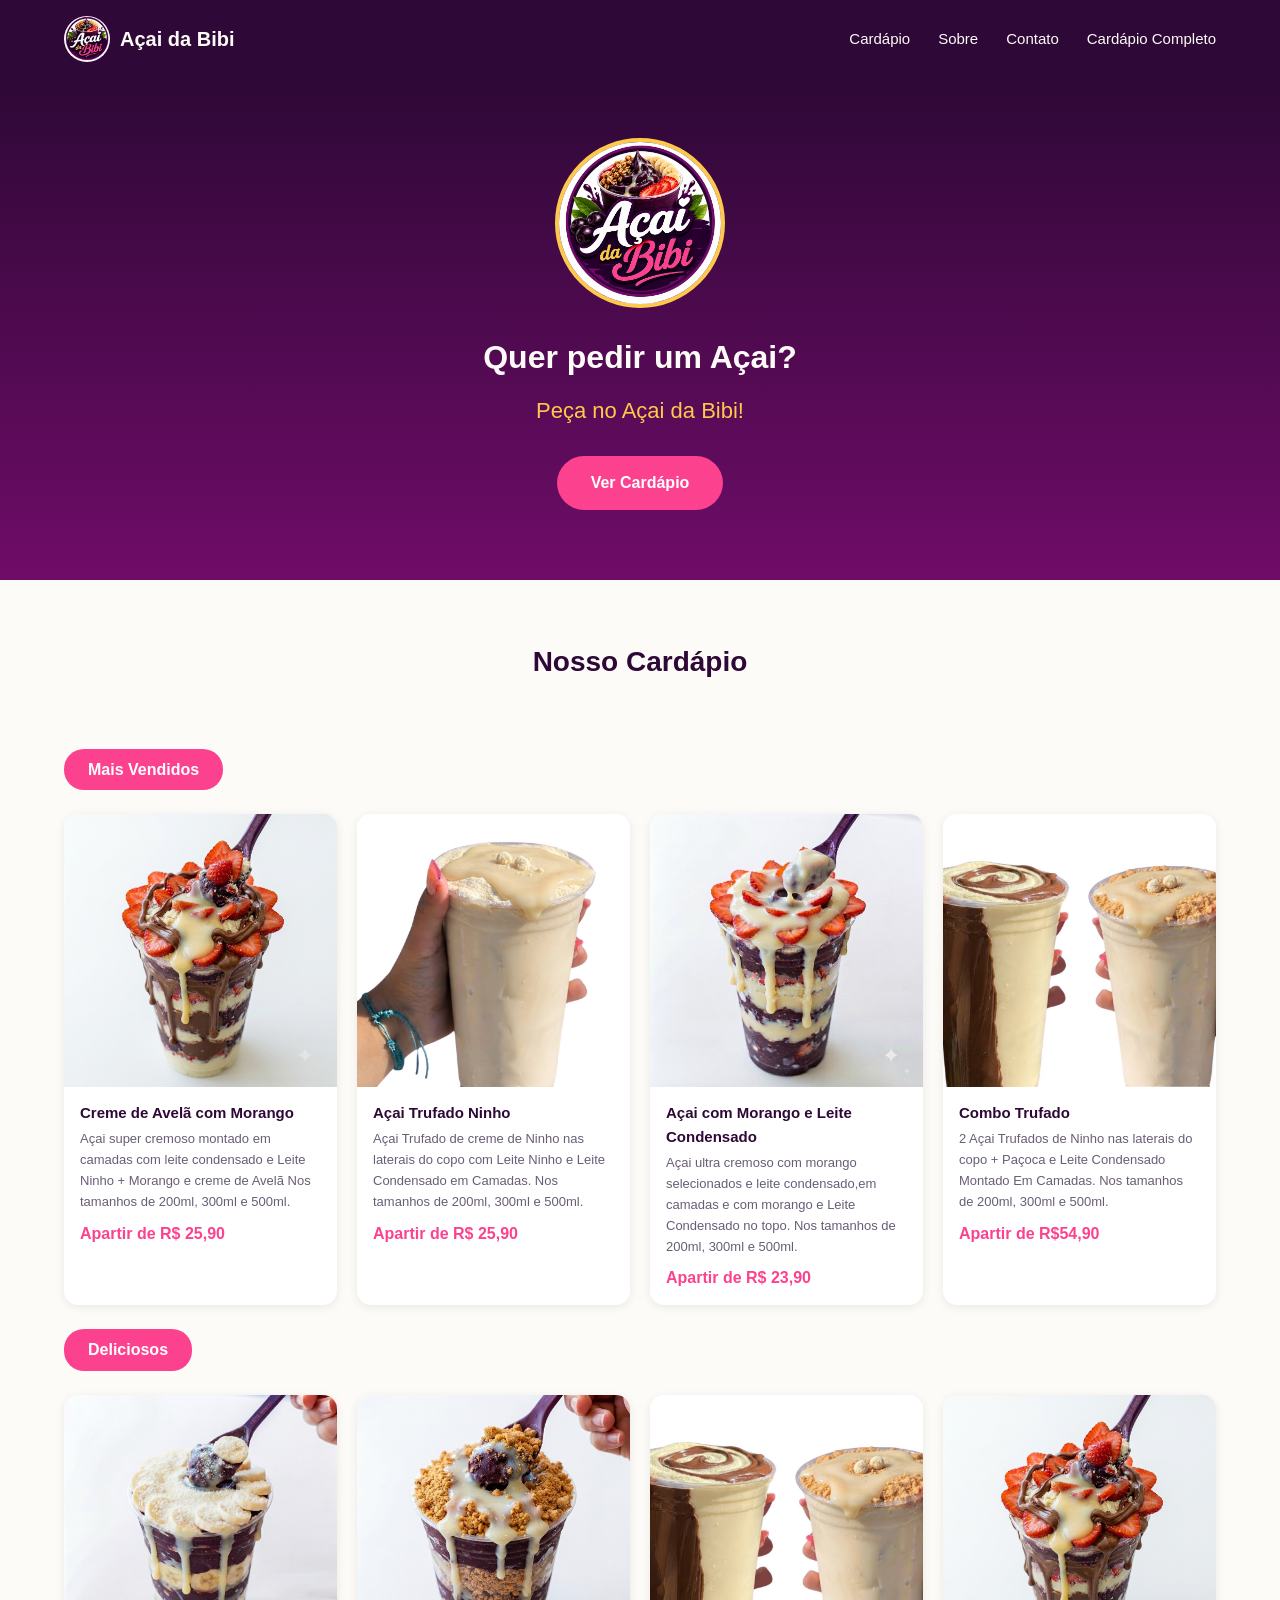
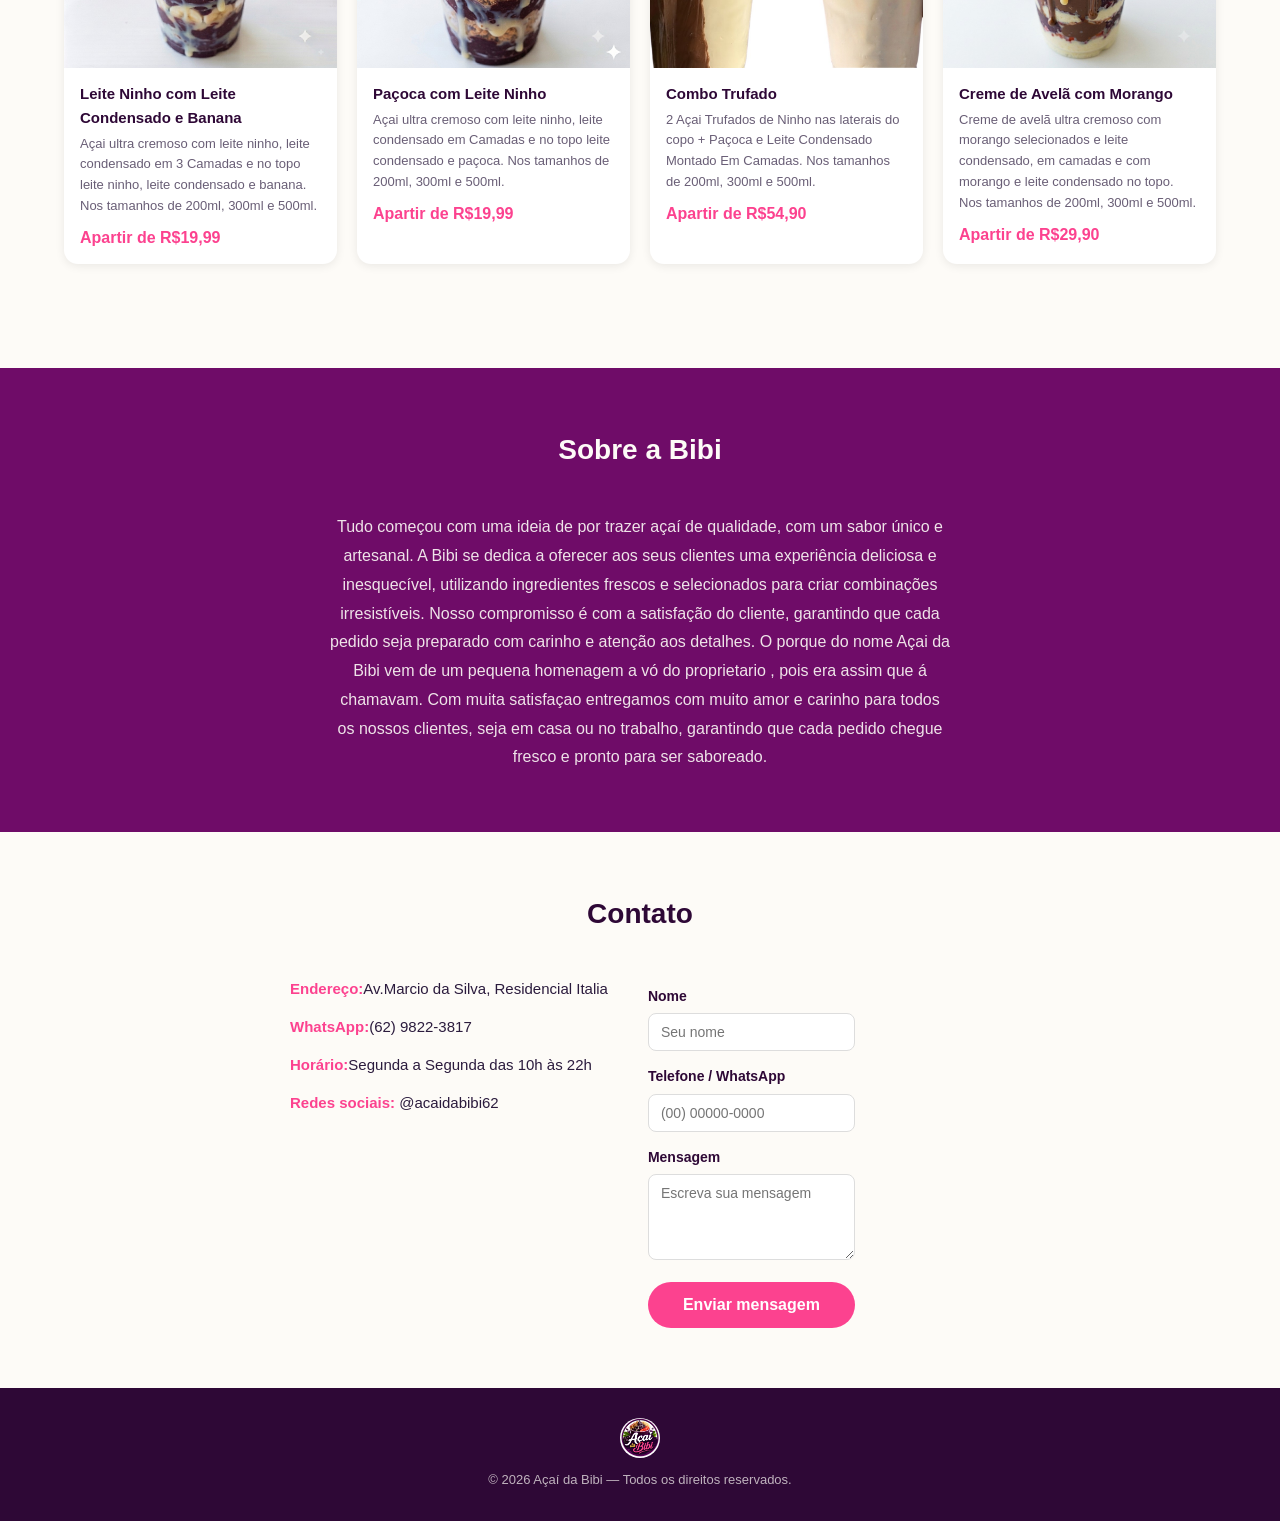
<file: index.html>
<!DOCTYPE html>
<html lang="pt-BR">
<head>
    <meta charset="UTF-8">
    <meta name="viewport" content="width=device-width, initial-scale=1.0">
    <link rel="icon" type="image/x-icon" href="img/logo.png">
    <title>Açai da Bibi - Açai Artesanal</title>
    <meta name="description" content="Açaí da Bibi: açaí artesanal, combos e entrega rápida.">
    <link rel="stylesheet" href="css/style.css">
</head>
<body>
    
    <header class="cabecalho">
        <div class="container">
            <a href="#hero" class="logo">
                <img src="img/logo.png" alt="Logo Açaí da Bibi">
                <span>Açai da Bibi</span>
            </a>

            <nav class="menu-principal">
            <ul>
                <li> <a href="#cardapio"> Cardápio </a> </li>
                <li> <a href="#sobre"> Sobre </a> </li>
                <li> <a href="#contato"> Contato </a> </li>
                <li><a href="pages/cardapio.html">Cardápio Completo</a></li>
            </ul>
            </nav>
            
        </div>

    </header>

    <main>
        <section id="hero" class="hero">
            <img src="img/logo.png" alt="Logo Açaí da Bibi" class="hero-logo">
            <h1>Quer pedir um Açai?</h1>
            <h2>Peça no Açai da Bibi!</h2>
            <a href="#cardapio" class="botao-cta">Ver Cardápio</a>
        </section>
    </main>

    <section id="cardapio" >
        <h2 class="titulo-secao">Nosso Cardápio</h2>

        <div class="faixa-cardapio">
            <h3 class="faixa-titulo">Mais Vendidos</h3>

            <div class="grid-produtos">
                
                <article class="card-produto">
                    <img src="img/CremeDeAvela-Morango.jpg" alt="Creme de Avelã com Morango">
                    <div class="card-info">
                        <h4>Creme de Avelã com Morango</h4>
                        <p>Açai super cremoso montado em camadas com leite condensado e Leite Ninho + Morango e creme de Avelã
                            Nos tamanhos de 200ml, 300ml e 500ml.
                        </p>
                        <span class="preco">Apartir de R$ 25,90</span>
                    </div>
                </article>

                 <article class="card-produto">
                    <img src="img/CremeDeNinho-LeiteNinho.jpg" alt="Creme de Ninho com Leite Ninho">
                    <div class="card-info">
                        <h4>Açai Trufado Ninho</h4>
                        <p>Açai Trufado de creme de Ninho nas laterais do copo com Leite Ninho e Leite Condensado em Camadas.
                            Nos tamanhos de 200ml, 300ml e 500ml.
                        </p>
                        <span class="preco">Apartir de R$ 25,90</span>
                    </div>
                </article>

                 <article class="card-produto">
                    <img src="img/Morango-LeiteNinho.jpg" alt="Morango com Leite Ninho">
                    <div class="card-info">
                        <h4>Açai com Morango e Leite Condensado</h4>
                        <p>Açai ultra cremoso com morango selecionados e leite condensado,em camadas e com morango e Leite Condensado no topo.
                            Nos tamanhos de 200ml, 300ml e 500ml.
                        </p>
                        <span class="preco">Apartir de R$ 23,90</span>
                    </div>
                </article>

                <article class="card-produto">
                    <img src="img/Combo-Trufado.jpg" alt="Combo Trufado">
                    <div class="card-info">
                        <h4>Combo Trufado</h4>
                        <p>2 Açai Trufados de Ninho nas laterais do copo + Paçoca e Leite Condensado Montado Em Camadas.
                            Nos tamanhos de 200ml, 300ml e 500ml.
                        </p>
                        <span class="preco">Apartir de R$54,90</span>
                    </div>
                </article>

            </div>

            <div class="faixa-cardapio">
                <h3 class="faixa-titulo">Deliciosos</h3>

                <div class="grid-produtos">

                    <article class="card-produto">
                        <img src="img/Leite-Nino-Leite-Condensado-Banana.jpg" alt="Leite Ninho com Leite Condensado e Banana">
                        <div class="card-info">
                            <h4>Leite Ninho com Leite Condensado e Banana</h4>
                            <p>Açai ultra cremoso com leite ninho, leite condensado em 3 Camadas e no topo leite ninho, leite condensado e banana.
                                 Nos tamanhos de 200ml, 300ml e 500ml.
                            </p>
                            <span class="preco">Apartir de R$19,99</span>
                        </div>
                    </article>

                    <article class="card-produto">
                        <img src="img/Paçoca-LeiteNinho.jpg" alt="Paçoca com Leite Ninho">
                        <div class="card-info">
                            <h4>Paçoca com Leite Ninho</h4>
                            <p>Açai ultra cremoso com leite ninho, leite condensado em Camadas e no topo leite condensado e paçoca.
                                 Nos tamanhos de 200ml, 300ml e 500ml.
                            </p>
                            <span class="preco">Apartir de R$19,99</span>
                        </div>
                    </article>

                     <article class="card-produto">
                        <img src="img/Combo-Trufado.jpg" alt="Combo Trufado">
                        <div class="card-info">
                            <h4>Combo Trufado</h4>
                            <p>2 Açai Trufados de Ninho nas laterais do copo + Paçoca e Leite Condensado Montado Em Camadas.
                                 Nos tamanhos de 200ml, 300ml e 500ml.
                            </p>
                            <span class="preco">Apartir de R$54,90</span>
                        </div>
                    </article>

                     <article class="card-produto">
                        <img src="img/CremeDeAvela-Morango.jpg" alt="Creme de Avelã com Morango">
                        <div class="card-info">
                            <h4>Creme de Avelã com Morango</h4>
                            <p>Creme de avelã ultra cremoso com morango selecionados e leite condensado, em camadas e com morango e leite condensado no topo.
                                 Nos tamanhos de 200ml, 300ml e 500ml.
                            </p>
                            <span class="preco">Apartir de R$29,90</span>
                        </div>
                    </article>


                </div>
            </div>
        </section>

                <section id="sobre" class="sobre">
            <h2 class="titulo-secao">Sobre a Bibi</h2>
            <p class="texto-sobre">
                Tudo começou com uma ideia de por trazer açaí de qualidade, com um sabor único e artesanal. A Bibi se dedica a oferecer aos seus clientes uma experiência deliciosa e inesquecível, 
                utilizando ingredientes frescos e selecionados para criar combinações irresistíveis. Nosso compromisso é com a satisfação do cliente, garantindo que cada pedido seja preparado com carinho e atenção aos detalhes.
                O porque do nome Açai da Bibi vem de um pequena homenagem a vó do proprietario , pois era assim que á chamavam.
                Com muita satisfaçao entregamos com muito amor e carinho para todos os nossos clientes, seja em casa ou no trabalho, garantindo que cada pedido chegue fresco e pronto para ser saboreado.
            </p>
        </section>

                <section id="contato" class="contato">
            <h2 class="titulo-secao">Contato</h2>

            <div class="container-contato">

                <div class="info-contato">
                    <p><strong>Endereço:</strong>Av.Marcio da Silva, Residencial Italia</p>
                    <p><strong>WhatsApp:</strong>(62) 9822-3817</p>
                    <p><strong>Horário:</strong>Segunda a Segunda das 10h às 22h</p>
                    <p><strong>Redes sociais:</strong> @acaidabibi62</p>
                </div>

                <form class="formulario-contato">
                    <label for="nome">Nome</label>
                    <input type="text" id="nome" name="nome" placeholder="Seu nome" required>

                    <label for="telefone">Telefone / WhatsApp</label>
                    <input type="tel" id="telefone" name="telefone" placeholder="(00) 00000-0000" required>

                    <label for="mensagem">Mensagem</label>
                    <textarea id="mensagem" name="mensagem" rows="4" placeholder="Escreva sua mensagem"></textarea>

                    <button type="submit" class="botao-cta">Enviar mensagem</button>
                </form>

            </div>
        </section>
    </main>

        <footer class="rodape">
        <img src="img/logo.png" alt="Logo Açaí da Bibi" class="rodape-logo">
        <p>&copy; 2026 Açaí da Bibi — Todos os direitos reservados.</p>
    </footer>

</body>
</html>
        
       
    
</body>
</html>
</file>
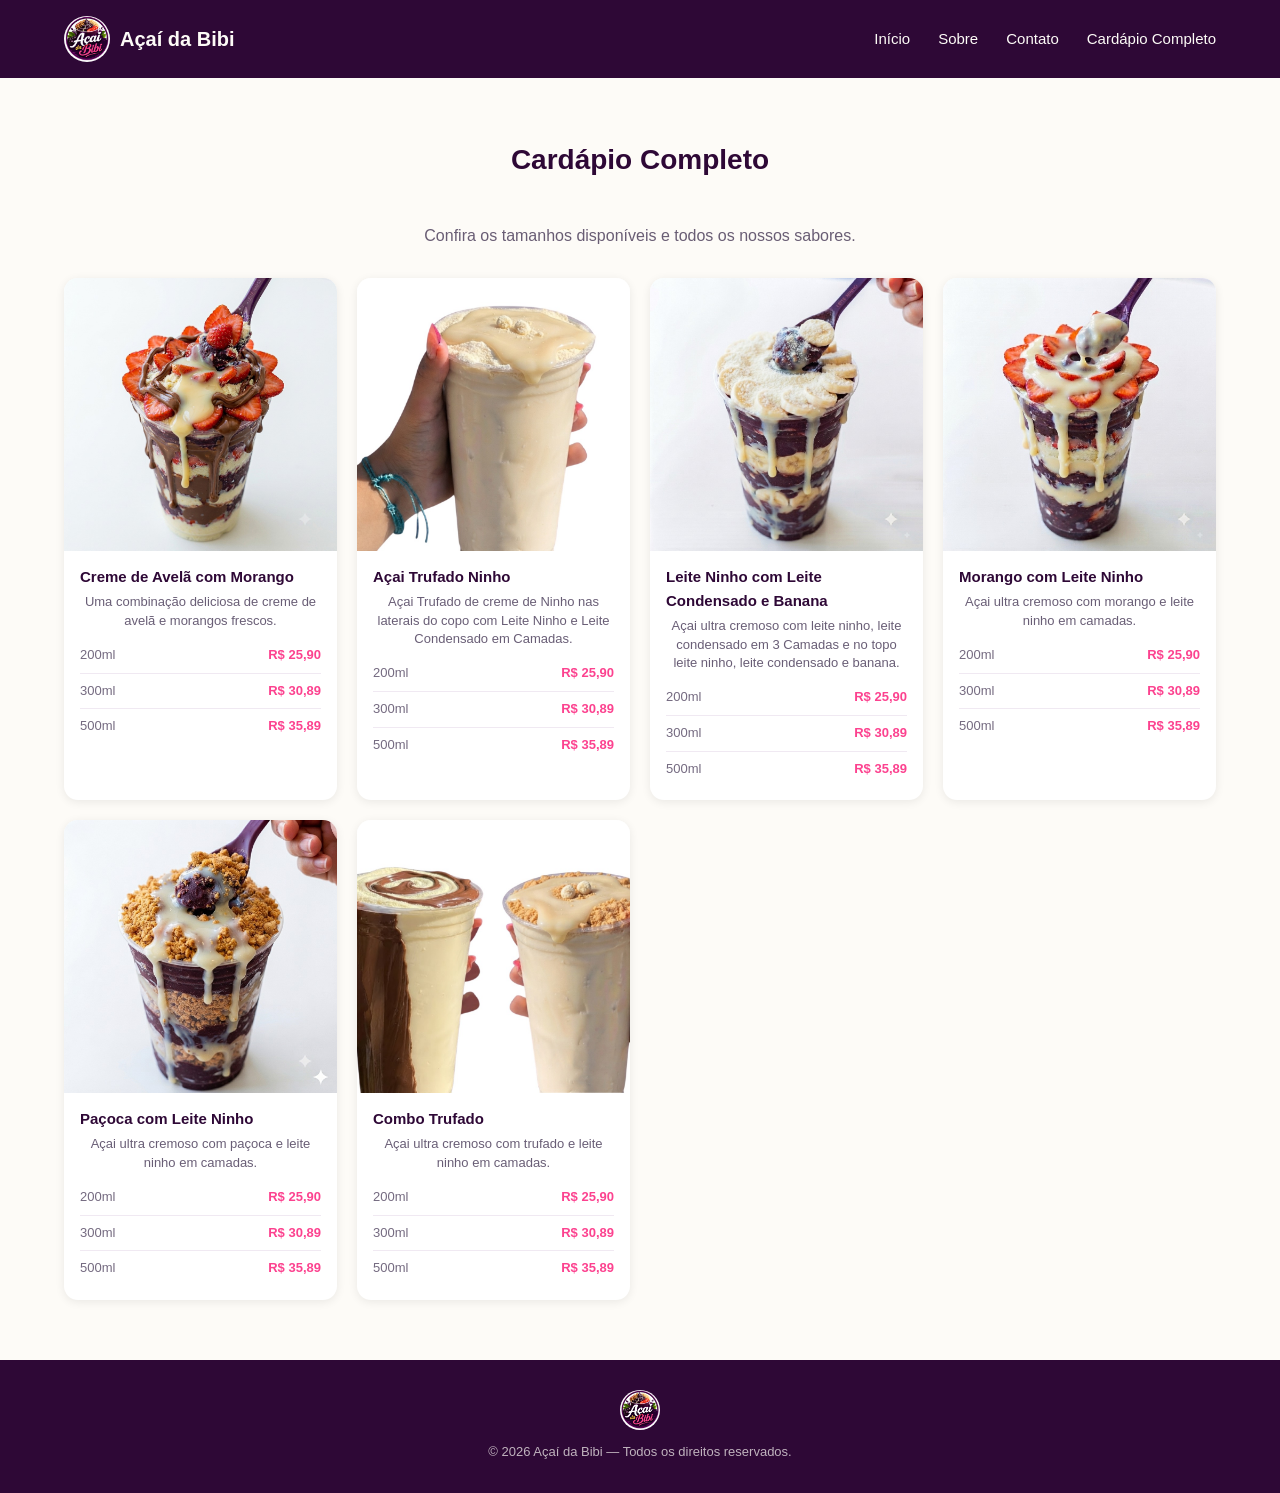
<file: pages/cardapio.html>
<!DOCTYPE html>
<html lang="pt-BR">
<head>
    <meta charset="UTF-8">
    <meta name="viewport" content="width=device-width, initial-scale=1.0">
    <title>Cardápio Completo — Açaí da Bibi</title>
    <link rel="stylesheet" href="../css/style.css">
</head>
<body>

    <header class="cabecalho">
        <div class="container">
            <a href="../index.html#hero" class="logo">
                <img src="../img/logo.png" alt="Logo Açaí da Bibi">
                <span>Açaí da Bibi</span>
            </a>
            <nav class="menu-principal">
                <ul>
                    <li><a href="../index.html#cardapio">Início</a></li>
                    <li><a href="../index.html#sobre">Sobre</a></li>
                    <li><a href="../index.html#contato">Contato</a></li>
                    <li><a href="cardapio.html">Cardápio Completo</a></li>
                </ul>
            </nav>
        </div>
    </header>

    <main>
        <section class="cardapio-completo">
            <h1 class="titulo-secao">Cardápio Completo</h1>
            <p class="subtitulo-pagina">Confira os tamanhos disponíveis e todos os nossos sabores.</p>

            <div class="grid-produtos">

                <article class="card-produto">
                    <img src="../img/CremeDeAvela-Morango.jpg" alt="Creme de Avelã com Morango">
                    <div class="card-info">
                        <h4>Creme de Avelã com Morango</h4>
                        <p class="card-desc">Uma combinação deliciosa de creme de avelã e morangos frescos.</p>
                        <ul class="lista-tamanhos">
                            <li><span>200ml</span><span>R$ 25,90</span></li>
                            <li><span>300ml</span><span>R$ 30,89</span></li>
                            <li><span>500ml</span><span>R$ 35,89</span></li>
                        </ul>
                    </div>
                </article>

                 <article class="card-produto">
                    <img src="../img/CremeDeNinho-LeiteNinho.jpg" alt="Creme de Ninho com Leite Ninho">
                    <div class="card-info">
                        <h4>Açai Trufado Ninho</h4>
                        <p class="card-desc">Açai Trufado de creme de Ninho nas laterais do copo com Leite Ninho e Leite Condensado em Camadas.</p>
                        <ul class="lista-tamanhos">
                            <li><span>200ml</span><span>R$ 25,90</span></li>
                            <li><span>300ml</span><span>R$ 30,89</span></li>
                            <li><span>500ml</span><span>R$ 35,89</span></li>
                        </ul>
                    </div>
                </article>

                <article class="card-produto">
                    <img src="../img/Leite-Nino-Leite-Condensado-Banana.jpg" alt="Leite Ninho com Leite Condensado e Banana">
                    <div class="card-info">
                        <h4>Leite Ninho com Leite Condensado e Banana</h4>
                        <p class="card-desc">Açai ultra cremoso com leite ninho, leite condensado em 3 Camadas e no topo leite ninho, leite condensado e banana.</p>
                        <ul class="lista-tamanhos">
                            <li><span>200ml</span><span>R$ 25,90</span></li>
                            <li><span>300ml</span><span>R$ 30,89</span></li>
                            <li><span>500ml</span><span>R$ 35,89</span></li>
                        </ul>
                    </div>
                </article>

                <article class="card-produto">
                    <img src="../img/Morango-LeiteNinho.jpg" alt="Morango com Leite Ninho">
                    <div class="card-info">
                        <h4>Morango com Leite Ninho</h4>
                        <p class="card-desc">Açai ultra cremoso com morango e leite ninho em camadas.</p>
                        <ul class="lista-tamanhos">
                            <li><span>200ml</span><span>R$ 25,90</span></li>
                            <li><span>300ml</span><span>R$ 30,89</span></li>
                            <li><span>500ml</span><span>R$ 35,89</span></li>
                        </ul>
                    </div>
                </article>   
                
                 <article class="card-produto">
                    <img src="../img/Paçoca-LeiteNinho.jpg" alt="Paçoca com Leite Ninho">
                    <div class="card-info">
                        <h4>Paçoca com Leite Ninho</h4>
                        <p class="card-desc">Açai ultra cremoso com paçoca e leite ninho em camadas.</p>
                        <ul class="lista-tamanhos">
                            <li><span>200ml</span><span>R$ 25,90</span></li>
                            <li><span>300ml</span><span>R$ 30,89</span></li>
                            <li><span>500ml</span><span>R$ 35,89</span></li>
                        </ul>
                    </div>
                </article>  

                <article class="card-produto">
                    <img src="../img/Combo-Trufado.jpg" alt="Combo Trufado">
                    <div class="card-info">
                        <h4>Combo Trufado</h4>
                        <p class="card-desc">Açai ultra cremoso com trufado e leite ninho em camadas.</p>
                        <ul class="lista-tamanhos">
                            <li><span>200ml</span><span>R$ 25,90</span></li>
                            <li><span>300ml</span><span>R$ 30,89</span></li>
                            <li><span>500ml</span><span>R$ 35,89</span></li>
                        </ul>
                    </div>
                </article> 
                

            </div>
        </section>
    </main>

    <footer class="rodape">
        <img src="../img/logo.png" alt="Logo Açaí da Bibi" class="rodape-logo">
        <p>&copy; 2026 Açaí da Bibi — Todos os direitos reservados.</p>
    </footer>

</body>
</html>
</file>
<file: css/style.css>
/* RESET BÁSICO  */
* {
    margin: 0;
    padding: 0;
    box-sizing: border-box;
}

/*  VARIÁVEIS DE COR (extraídas da nossa logo) */
:root {
    --roxo-escuro: #2E0836;
    --roxo-medio: #6F0C68;
    --rosa: #FC428F;
    --dourado: #FEC94B;
    --branco-gelo: #FDFBF7;
    --texto-escuro: #2B1B3D;
}

/*  TIPOGRAFIA BASE  */
body {
    font-family: 'Segoe UI', Arial, sans-serif;
    background-color: var(--branco-gelo);
    color: var(--texto-escuro);
    line-height: 1.6;
}

a {
    text-decoration: none;
    color: inherit;
}

img {
    max-width: 100%;
    display: block;
}

/* ===== HEADER ===== */
.cabecalho {
    background-color: var(--roxo-escuro);
    padding: 16px 5%;
}

.cabecalho .container {
    display: flex;
    align-items: center;
    justify-content: space-between;
}

.logo {
    display: flex;
    align-items: center;
    gap: 10px;
}

.logo img {
    width: 46px;
    height: 46px;
    border-radius: 50%;
    object-fit: cover;
}

.logo span {
    color: var(--branco-gelo);
    font-size: 20px;
    font-weight: bold;
}

.menu-principal ul {
    display: flex;
    gap: 28px;
    list-style: none;
}

.menu-principal a {
    color: var(--branco-gelo);
    font-size: 15px;
    transition: color 0.3s;
}

.menu-principal a:hover {
    color: var(--dourado);
}

/* ===== HERO ===== */
.hero {
    background: linear-gradient(180deg, var(--roxo-escuro), var(--roxo-medio));
    text-align: center;
    padding: 60px 5% 70px;
    color: var(--branco-gelo);
}

.hero-logo {
    width: 170px;
    height: 170px;
    border-radius: 50%;
    object-fit: cover;
    border: 4px solid var(--dourado);
    margin: 0 auto 24px;
}

.hero h1 {
    font-size: 32px;
    margin-bottom: 10px;
}

.hero h2 {
    font-size: 22px;
    font-weight: normal;
    color: var(--dourado);
    margin-bottom: 28px;
}

.botao-cta {
    display: inline-block;
    background-color: var(--rosa);
    color: white;
    padding: 14px 34px;
    font-size: 16px;
    font-weight: bold;
    border-radius: 30px;
    border: none;
    cursor: pointer;
}

.botao-cta:hover {
    background-color: var(--dourado);
    color: var(--roxo-escuro);
}

/* ===== CARDÁPIO ===== */
#cardapio {
    padding: 60px 5%;
}

.titulo-secao {
    text-align: center;
    font-size: 28px;
    color: var(--roxo-escuro);
    margin-bottom: 40px;
}

.faixa-cardapio {
    margin-bottom: 44px;
}

.faixa-titulo {
    display: inline-block;
    background-color: var(--rosa);
    color: white;
    padding: 8px 24px;
    border-radius: 20px;
    font-size: 16px;
    margin-top: 24px;
    margin-bottom: 24px;
}

.grid-produtos {
    display: grid;
    grid-template-columns: repeat(4, 1fr);
    gap: 20px;
}

.card-produto {
    background-color: white;
    border-radius: 14px;
    overflow: hidden;
    box-shadow: 0 2px 10px rgba(0, 0, 0, 0.08);
    transition: transform 0.3s;
}

.card-produto:hover {
    transform: translateY(-6px);
}

.card-produto img {
    width: 100%;
    aspect-ratio: 1 / 1;
    object-fit: cover;
}

.card-info {
    padding: 14px 16px;
}

.card-info h4 {
    color: var(--roxo-escuro);
    font-size: 15px;
    margin-bottom: 4px;
}

.card-info p {
    font-size: 13px;
    opacity: 0.7;
    margin-bottom: 8px;
}

.preco {
    color: var(--rosa);
    font-weight: bold;
    font-size: 16px;
}

/* ===== CARDÁPIO COMPLETO (página) ===== */
.subtitulo-pagina {
    text-align: center;
    opacity: 0.7;
    margin-bottom: 30px;
}

.cardapio-completo {
    padding: 60px 5%;
}

.card-desc {
    font-size: 12px;
    opacity: 0.65;
    text-align: center;
    margin-bottom: 12px;
    line-height: 1.4;
}

.lista-tamanhos {
    list-style: none;
}

.lista-tamanhos li {
    display: flex;
    justify-content: space-between;
    padding: 7px 0;
    border-bottom: 1px solid #f0e9f2;
    font-size: 13px;
}

.lista-tamanhos li:last-child {
    border-bottom: none;
}

.lista-tamanhos li span:first-child {
    opacity: 0.65;
}

.lista-tamanhos li span:last-child {
    color: var(--rosa);
    font-weight: bold;
}

/* ===== SOBRE ===== */
.sobre {
    background-color: var(--roxo-medio);
    color: var(--branco-gelo);
    text-align: center;
    padding: 60px 5%;
}

.sobre .titulo-secao {
    color: var(--branco-gelo);
}

.texto-sobre {
    max-width: 620px;
    margin: 0 auto;
    font-size: 16px;
    line-height: 1.8;
    opacity: 0.9;
}



/* ===== CONTATO ===== */
#contato {
    padding: 60px 5%;
}

.container-contato {
    display: flex;
    gap: 40px;
    max-width: 700px;
    margin: 0 auto;
}

.info-contato p {
    margin-bottom: 14px;
    font-size: 15px;
}

.info-contato strong {
    color: var(--rosa);
}

/* ===== FORMULÁRIO DE CONTATO ===== */

.formulario-contato {
    display: flex;
    flex-direction: column;
    gap: 6px;
}

.formulario-contato label {
    font-size: 14px;
    font-weight: bold;
    color: var(--roxo-escuro);
    margin-top: 8px;
}

.formulario-contato input,
.formulario-contato textarea {
    padding: 10px 12px;
    border: 1px solid #ddd;
    border-radius: 8px;
    font-family: inherit;
    font-size: 14px;
}

.formulario-contato button {
    margin-top: 16px;
}

/* ===== FOOTER ===== */
.rodape {
    background-color: var(--roxo-escuro);
    color: var(--branco-gelo);
    text-align: center;
    padding: 30px 5%;
}

.rodape-logo {
    width: 40px;
    height: 40px;
    border-radius: 50%;
    object-fit: cover;
    margin: 0 auto 12px;
}

.rodape p {
    font-size: 13px;
    opacity: 0.7;
}

/* ===== TABLET (telas até 900px) ===== */
@media (max-width: 900px) {

    .grid-produtos {
        grid-template-columns: repeat(2, 1fr);
    }

    .hero h1 {
        font-size: 26px;
    }

    .hero h2 {
        font-size: 18px;
    }

}

/* ===== MOBILE (telas até 600px) ===== */
@media (max-width: 600px) {

    .cabecalho .container {
        flex-direction: column;
        gap: 14px;
    }

    .menu-principal ul {
        flex-wrap: wrap;
        justify-content: center;
        gap: 16px;
    }

    .grid-produtos {
        grid-template-columns: 1fr;
    }

    .hero-logo {
        width: 120px;
        height: 120px;
    }

    .hero h1 {
        font-size: 22px;
    }

    .container-contato {
        flex-direction: column;
    }

}
</file>
